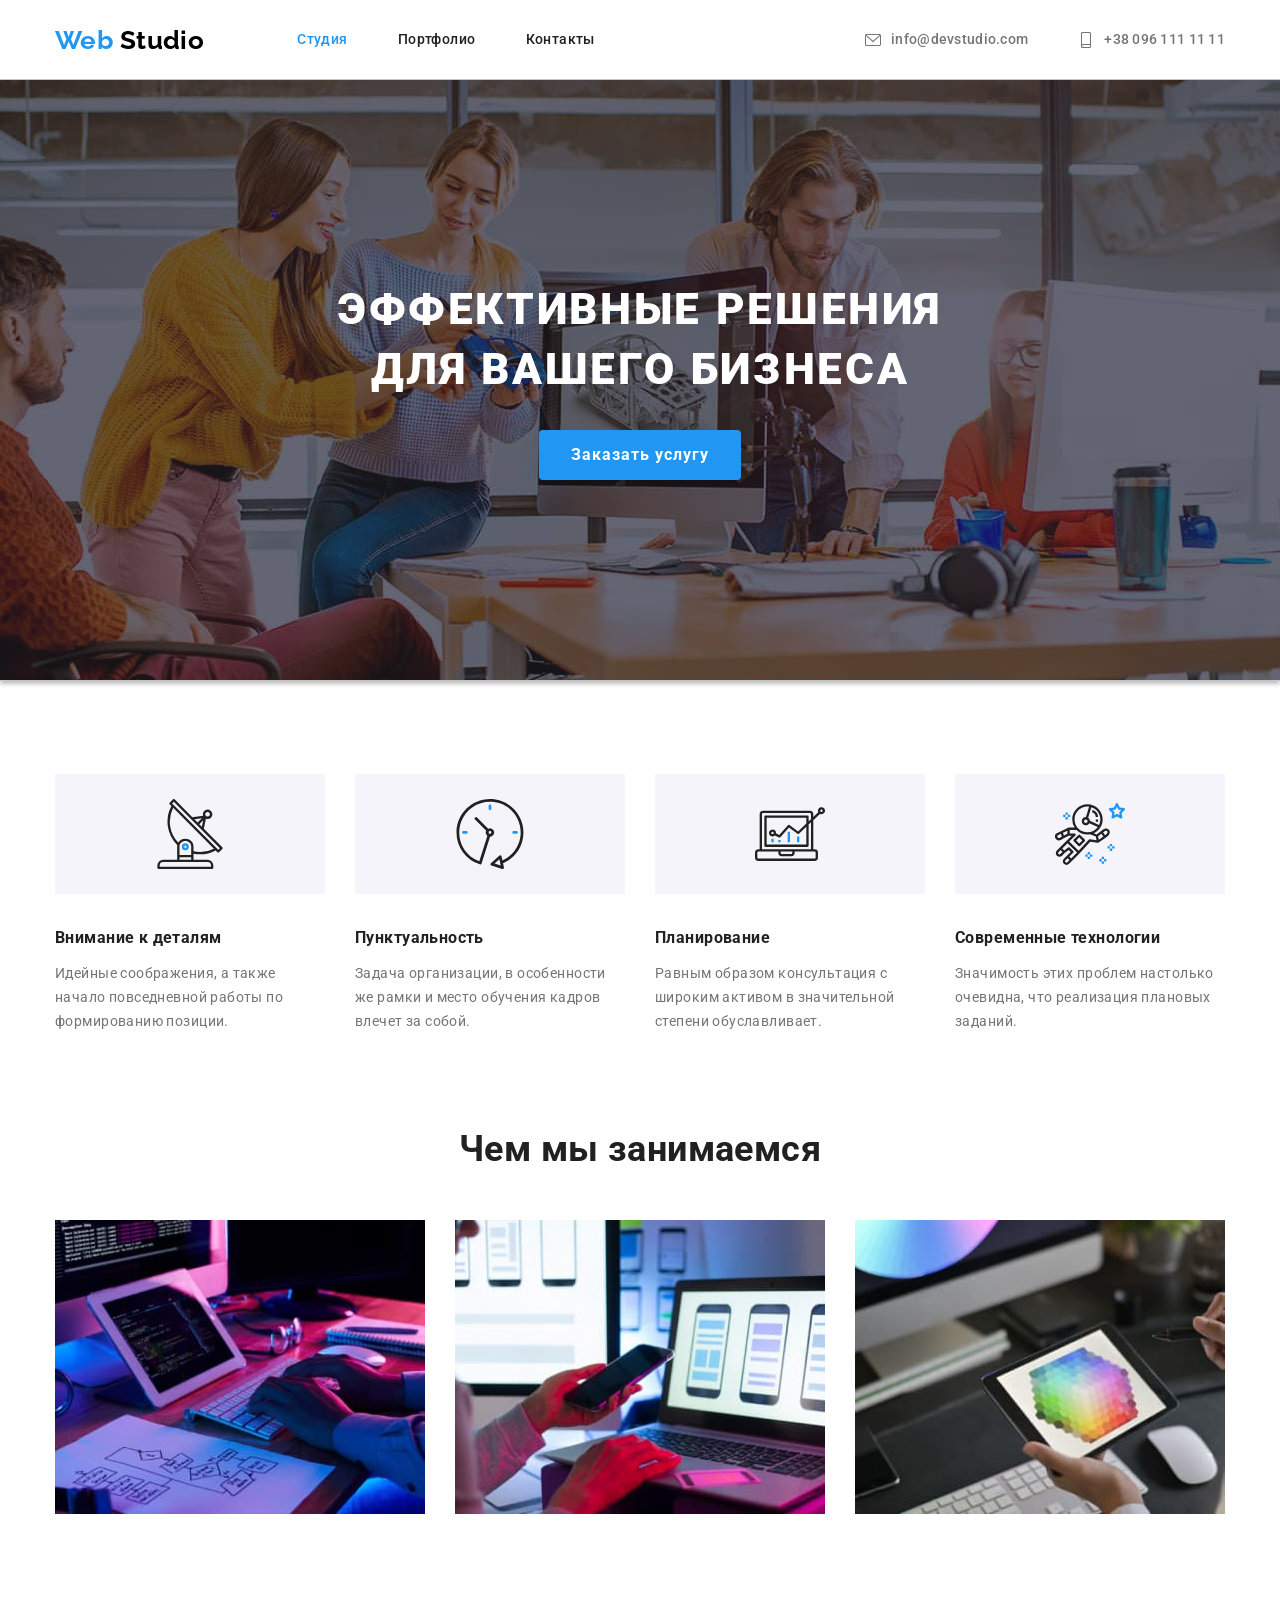
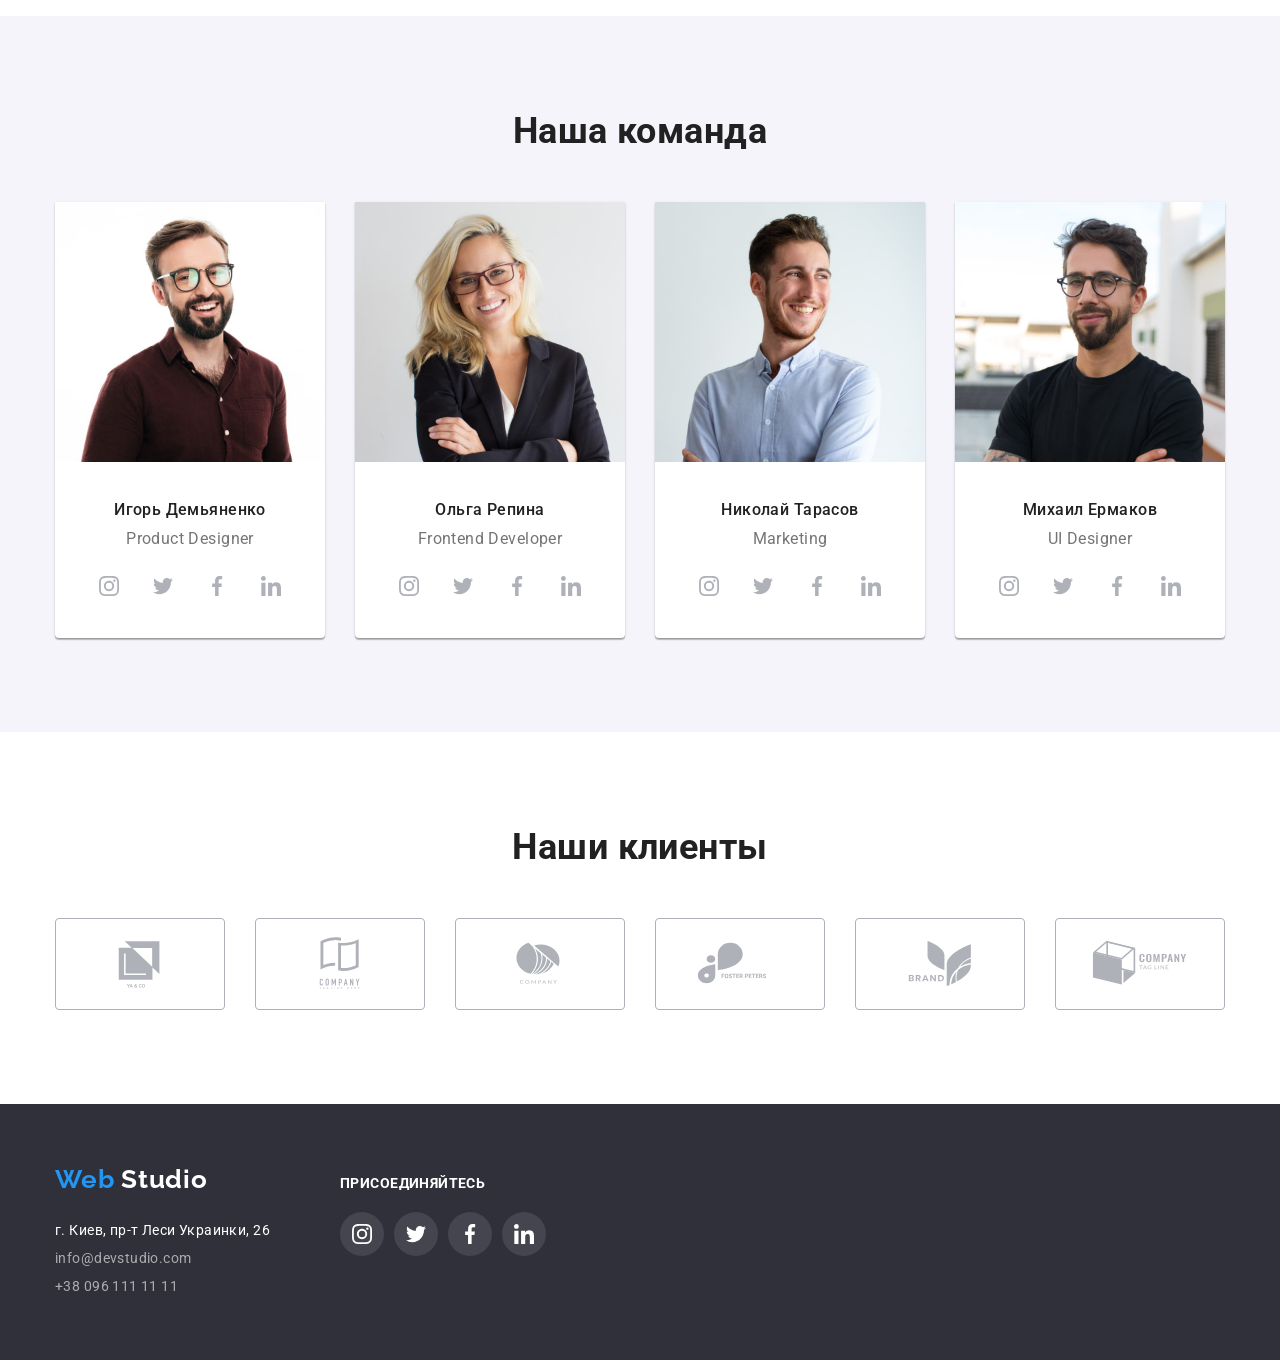
<file: index.html>
<!DOCTYPE html>
<html lang="ru">

<head>
    <meta charset="UTF-8">
    <meta http-equiv="X-UA-Compatible" content="IE=edge">
    <meta name="viewport" content="width=device-width, initial-scale=1.0">
    <title>Project-1 WebStudio</title>
    <link
        href="https://fonts.googleapis.com/css2?family=Raleway:wght@700&family=Roboto:wght@400;500;700;900&display=swap"
        rel="stylesheet">
    <link rel="stylesheet"
        href="https://cdnjs.cloudflare.com/ajax/libs/modern-normalize/1.1.0/modern-normalize.min.css">
    <link rel="stylesheet" href="./css/styles.css">
</head>

<body>
    <!--хидер-->
    <header class="header">
        <div class="header-text">
            <a class="logo link" href="/"> <span class="logo-accent">Web</span> Studio</a>
            <nav class="header-navigate">
                <ul class="header-list">
                    <li class="header-item">
                        <a class="header-nav link active" href="./index.html">Студия</a>
                    </li>
                    <li class="header-item">
                        <a class="header-nav link" href="./portfolio.html">Портфолио</a>
                    </li>
                    <li class="header-item">
                        <a class="header-nav link" href="">Контакты</a>
                    </li>
                </ul>
            </nav>
            <ul class="header-contacts">
                <li class="header-contacts-item">

                    <a class="contacts-item link" href="mailto:info@devstudio.com">
                        <svg class="icon-nav" width="16" height="12">
                            <use href="./images/sprite.svg#icon-envelope-hover"></use>
                        </svg>
                        info@devstudio.com</a>
                </li>
                <li class="header-contacts-item">
                    <a class="contacts-item link" href="tel:+380961111111">
                        <svg class="icon-nav" width="10" height="16">
                            <use href="./images/sprite.svg#icon-smartphone"></use>
                        </svg>
                        +38 096 111 11 11</a>
                </li>
            </ul>
        </div>

    </header>
    <main>

        <!--хироу-->

        <section class="heroes">
            <h1 class="main-title">Эффективные решения <br> для вашего бизнеса </h1>
            <button class="button-order" type="button">Заказать услугу</button>
        </section>

        <!--особенности-->

        <section class="why">
            <div class="container">
                <h2 hidden>Особенности</h2>
                <ul class="why-list">
                    <li class="why-item">
                        <div class="box-why">
                        <svg class="icon-why" width="70" height="70">
                            <use href="./images/sprite.svg#icon-antenna"></use>
                        </svg>
                        </div>
                        <h3 class="why-title">Внимание к деталям</h3>
                        <p class="why-description">Идейные соображения, а также начало повседневной работы по
                            формированию позиции.</p>
                    </li>
                    <li class="why-item">
                        <div class="box-why">
                        <svg class="icon-why" width="70" height="70">
                            <use href="./images/sprite.svg#icon-clock"></use>
                        </svg>
                        </div>
                        <h3 class="why-title">Пунктуальность</h3>
                        <p class="why-description">Задача организации, в особенности же рамки и место обучения кадров
                            влечет за собой.
                        </p>
                    </li>
                    <li class="why-item">
                        <div class="box-why">
                        <svg class="icon-why" width="70" height="70">
                            <use href="./images/sprite.svg#icon-diagram"></use>
                        </svg>
                        </div>
                        <h3 class="why-title">Планирование</h3>
                        <p class="why-description">Равным образом консультация с широким активом в значительной степени
                            обуславливает.
                        </p>
                    </li>
                    <li class="why-item">
                        <div class="box-why">
                        <svg class="icon-why" width="70" height="70">
                            <use href="./images/sprite.svg#icon-astronaut"></use>
                        </svg>
                        </div>
                        <h3 class="why-title">Современные технологии</h3>
                        <p class="why-description">Значимость этих проблем настолько очевидна, что реализация плановых
                            заданий.</p>
                    </li>
                </ul>
            </div>

        </section>

        <!--Чем мы занимаемся-->

        <section class="doing">
            <div class="container">
                <h2 class="doing-title">Чем мы занимаемся</h2>
                <ul class="doing-list">
                    <li class="doing-item"><img src="./images/doing/do-1.jpg" alt="Компьютер" width="370"
                            height="294" /> </li>
                    <li class="doing-item"><img src="./images/doing/do-2.jpg" alt="Телефон" width="370" height="294" />
                    </li>
                    <li class="doing-item"><img src="./images/doing/do-3.jpg" alt="Планшет" width="370" height="294" />
                    </li>
                </ul>
            </div>
        </section>

        <!--Наша команда-->

        <section class="team">
            <div class="container">
                <h2 class="team-title">Наша команда</h2>
                <ul class="team-list">
                    <li class="team-item">
                        <img src="./images/team/kommand-1.jpg" alt="Игорь Демьяненко" width="270" height="260" />
                        <div class="team-box">
                            <h3 class="team-name">Игорь Демьяненко</h3>
                            <p class="team-work" lang="en">Product Designer</p>

                            <ul class="team-box-icon">
                                <li class="team-box-item">
                                    <a class="team-box-link" href="">
                                        <svg class="icon-team" width="20" height="20">
                                            <use href="./images/sprite.svg#icon-instagram"></use>
                                        </svg>
                                    </a>
                                </li>
                            
                                <li class="team-box-item">
                                    <a class="team-box-link" href="">
                                        <svg class="icon-team" width="20" height="20">
                                            <use href="./images/sprite.svg#icon-twitter"></use>
                                        </svg>
                                    </a>
                                </li>
                            
                                <li class="team-box-item">
                                    <a class="team-box-link" href="">
                                        <svg class="icon-team" width="20" height="20">
                                            <use href="./images/sprite.svg#icon-facebook"></use>
                                        </svg>
                                    </a>
                                </li>
                            
                                <li class="team-box-item">
                                    <a class="team-box-link" href="">
                                        <svg class="icon-team" width="20" height="20">
                                            <use href="./images/sprite.svg#icon-linkedin"></use>
                                        </svg>
                                    </a>
                                </li>
                            </ul>
                        </div>                       

                        
                    </li>
                    <li class="team-item">
                        <img src="./images/team/kommand-2.jpg" alt="Ольга Репина" width="270" height="260" />
                        <div class="team-box">
                            <h3 class="team-name">Ольга Репина</h3>
                            <p class="team-work" lang="en">Frontend Developer</p>

                            <ul class="team-box-icon">
                                <li class="team-box-item">
                                    <a class="team-box-link" href="">
                                        <svg class="icon-team" width="20" height="20">
                                            <use href="./images/sprite.svg#icon-instagram"></use>
                                        </svg>
                                    </a>
                                </li>
                            
                                <li class="team-box-item">
                                    <a class="team-box-link" href="">
                                        <svg class="icon-team" width="20" height="20">
                                            <use href="./images/sprite.svg#icon-twitter"></use>
                                        </svg>
                                    </a>
                                </li>
                            
                                <li class="team-box-item">
                                    <a class="team-box-link" href="">
                                        <svg class="icon-team" width="20" height="20">
                                            <use href="./images/sprite.svg#icon-facebook"></use>
                                        </svg>
                                    </a>
                                </li>
                            
                                <li class="team-box-item">
                                    <a class="team-box-link" href="">
                                        <svg class="icon-team" width="20" height="20">
                                            <use href="./images/sprite.svg#icon-linkedin"></use>
                                        </svg>
                                    </a>
                                </li>
                            </ul>
                        </div>
                    </li>

                    <li class="team-item">
                        <img src="./images/team/kommand-3.jpg" alt="Николай Тарасов" width="270" height="260" />
                        <div class="team-box">
                            <h3 class="team-name">Николай Тарасов</h3>
                            <p class="team-work" lang="en">Marketing</p>

                            <ul class="team-box-icon">
                                <li class="team-box-item">
                                    <a class="team-box-link" href="">
                                        <svg class="icon-team" width="20" height="20">
                                            <use href="./images/sprite.svg#icon-instagram"></use>
                                        </svg>
                                    </a>
                                </li>
                            
                                <li class="team-box-item">
                                    <a class="team-box-link" href="">
                                        <svg class="icon-team" width="20" height="20">
                                            <use href="./images/sprite.svg#icon-twitter"></use>
                                        </svg>
                                    </a>
                                </li>
                            
                                <li class="team-box-item">
                                    <a class="team-box-link" href="">
                                        <svg class="icon-team" width="20" height="20">
                                            <use href="./images/sprite.svg#icon-facebook"></use>
                                        </svg>
                                    </a>
                                </li>
                            
                                <li class="team-box-item">
                                    <a class="team-box-link" href="">
                                        <svg class="icon-team" width="20" height="20">
                                            <use href="./images/sprite.svg#icon-linkedin"></use>
                                        </svg>
                                    </a>
                                </li>
                            </ul>
                        </div>

                        
                    </li>

                    <li class="team-item">
                        <img src="./images/team/kommand-4.jpg" alt="Михаил Ермаков" width="270" height="260" />
                        <div class="team-box">
                            <h3 class="team-name">Михаил Ермаков</h3>
                            <p class="team-work" lang="en">UI Designer</p>

                            <ul class="team-box-icon">
                                <li class="team-box-item">
                                    <a class="team-box-link" href="">
                                        <svg class="icon-team" width="20" height="20">
                                            <use href="./images/sprite.svg#icon-instagram"></use>
                                        </svg>
                                    </a>
                                </li>
                            
                                <li class="team-box-item">
                                    <a class="team-box-link" href="">
                                        <svg class="icon-team" width="20" height="20">
                                            <use href="./images/sprite.svg#icon-twitter"></use>
                                        </svg>
                                    </a>
                                </li>
                            
                                <li class="team-box-item">
                                    <a class="team-box-link" href="">
                                        <svg class="icon-team" width="20" height="20">
                                            <use href="./images/sprite.svg#icon-facebook"></use>
                                        </svg>
                                    </a>
                                </li>
                            
                                <li class="team-box-item">
                                    <a class="team-box-link" href="">
                                        <svg class="icon-team" width="20" height="20">
                                            <use href="./images/sprite.svg#icon-linkedin"></use>
                                        </svg>
                                    </a>
                                </li>
                            </ul>
                        </div>

                        
                    </li>
                </ul>
            </div>
        </section>
    </main>

    <!--Постоянные клиенты-->

    <section class="clients">
        <div class="container">
            <h2 class="clients-title">Наши клиенты</h2>
            <ul class="clients-list">

                <li class="clients-item">
                    
                    <a class="clients-link" href="">
                        <svg class="icon-clients" width="106" height="60">
                            <use href="./images/sprite.svg#icon-company-1"></use>
                        </svg>
                    </a>
                    
                </li>

                <li class="clients-item">
                    
                        <a class="clients-link" href="">
                            <svg class="icon-clients" width="106" height="60">
                                <use href="./images/sprite.svg#icon-company-2"></use>
                            </svg>
                        </a>
                    
                </li>

                <li class="clients-item">
                    
                        <a class="clients-link" href="">
                            <svg class="icon-clients" width="106" height="60">
                                <use href="./images/sprite.svg#icon-company-3"></use>
                            </svg>
                        </a>
                    
                </li>

                <li class="clients-item">
                    
                        <a class="clients-link" href="">
                            <svg class="icon-clients" width="106" height="60">
                                <use href="./images/sprite.svg#icon-company-4"></use>
                            </svg>
                        </a>
                   
                </li>

                <li class="clients-item">
                        <a class="clients-link" href="">
                            <svg class="icon-clients" width="106" height="60">
                                <use href="./images/sprite.svg#icon-company-5"></use>
                            </svg>
                        </a>
                </li>

                <li class="clients-item">
                        <a class="clients-link" href="">
                            <svg class="icon-clients" width="106" height="60">
                                <use href="./images/sprite.svg#icon-company-6"></use>
                            </svg>
                        </a>
                </li>

            </ul>
        </div>


    </section>

    <!--подвал-->

    <footer class="footer">
        <div class="container footer-box">
            
            <div class="footer-left">
                <a class="logo-footer link" href="/"> <span class="logo-accent">Web</span> Studio</a>
                <address class="footer-addres">
                    <ul class="footer-list">
                        <li class="footer-item"><a class="address-item-map link"
                            href="https://goo.gl/maps/FX2oiXXjCfkCqvJg9" target="_blank" rel="noopener noreferrer">г.
                            Киев,
                            пр-т Леси Украинки, 26</a></li>
                    <li class="footer-item"><a class="address-item link"
                            href="mailto:info@devstudio.com">info@devstudio.com</a></li>
                    <li class="footer-item"><a class="address-item link" href="tel:+380961111111">+38 096 111 11 11</a>
                    </li>
                </ul>
                </address>
            </div>     

            <div class="footer-right">
                <h3 class="footer-right-title">присоединяйтесь</h3>
                <ul class="footer-network">
                    <li class="network-item">
                        <a class="network-link" href="">
                            <svg class="icon-network" width="20" height="20">
                                <use href="./images/sprite.svg#icon-instagram"></use>
                            </svg>
                        </a>
                    </li>

                    <li class="network-item">
                        <a class="network-link" href="">
                            <svg class="icon-network" width="20" height="20">
                                <use href="./images/sprite.svg#icon-twitter"></use>
                            </svg>
                        </a>
                    </li>

                    <li class="network-item">
                        <a class="network-link" href="">
                            <svg class="icon-network" width="20" height="20">
                                <use href="./images/sprite.svg#icon-facebook"></use>
                            </svg>
                        </a>
                    </li>

                    <li class="network-item">
                        <a class="network-link" href="">
                            <svg class="icon-network" width="20" height="20">
                                <use href="./images/sprite.svg#icon-linkedin"></use>
                            </svg>
                        </a>
                    </li>

                </ul>


            </div>
        </div>
    </footer>
</body>

</html>
</file>
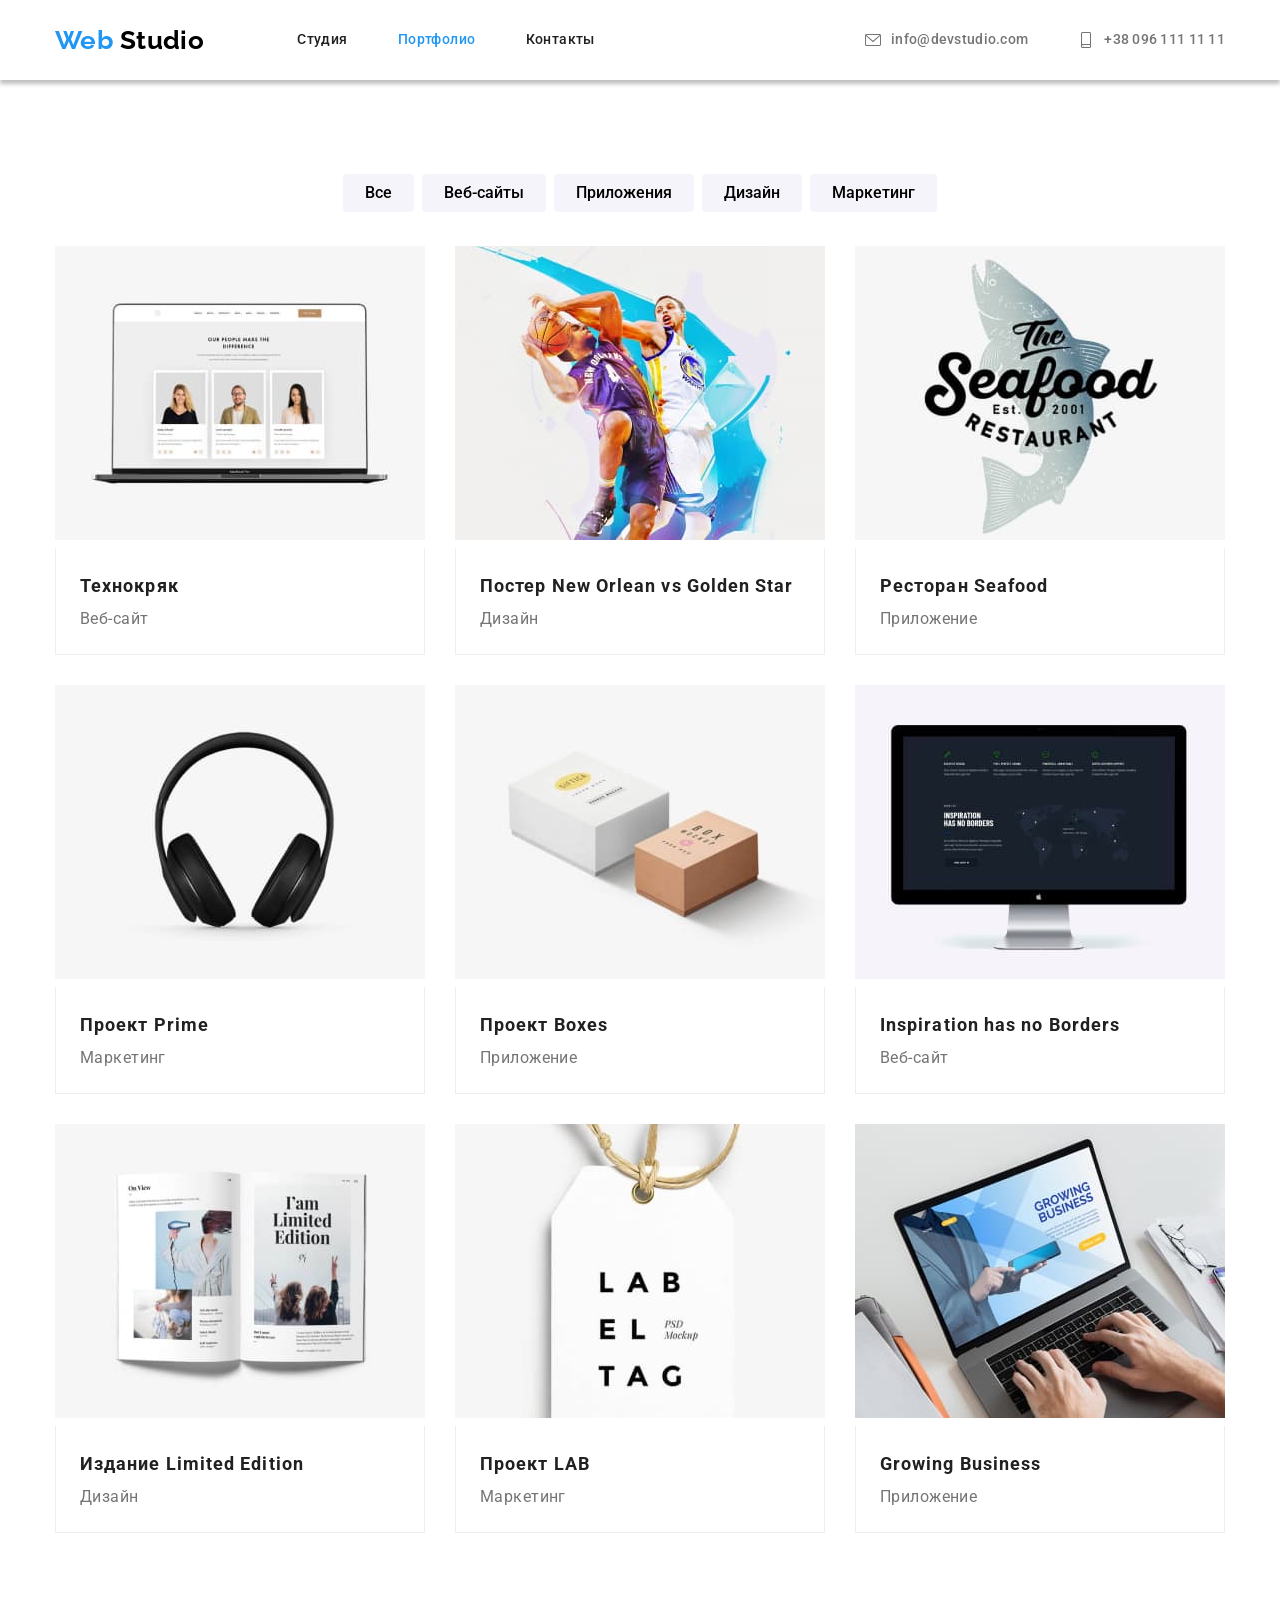
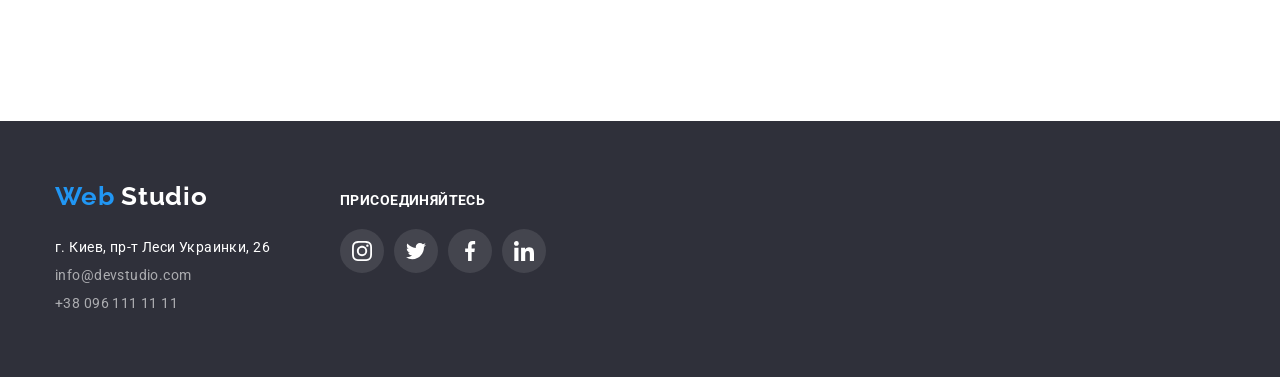
<file: portfolio.html>
<!DOCTYPE html>
<html lang="ru">

<head>
    <meta charset="UTF-8">
    <meta http-equiv="X-UA-Compatible" content="IE=edge">
    <meta name="viewport" content="width=device-width, initial-scale=1.0">
    <title>Project-1 WebStudio</title>
    <link rel="stylesheet" href="https://cdnjs.cloudflare.com/ajax/libs/modern-normalize/1.1.0/modern-normalize.min.css">
    <link href="https://fonts.googleapis.com/css2?family=Raleway:wght@700&family=Roboto:wght@400;500;700;900&display=swap"
        rel="stylesheet">
        <link rel="stylesheet" href="./css/styles.css">
</head>

<body>
<!--хидер-->
<header class="header">
    <div class="header-text">
        <a class="logo link" href="/"> <span class="logo-accent">Web</span> Studio</a>
        <nav class="header-navigate"></nav>
            <ul class="header-list">
                <li class="header-item">
                    <a class="header-nav link" href="./index.html">Студия</a>
                </li>
                <li class="header-item">
                    <a class="header-nav link active" href="./portfolio.html">Портфолио</a>
                </li>
                <li class="header-item">
                    <a class="header-nav link" href="">Контакты</a>
                </li>
            </ul>
        </nav>

        <ul class="header-contacts">
            <li class="header-contacts-item">
        
                <a class="contacts-item link" href="mailto:info@devstudio.com">
                    <svg class="icon-nav" width="16" height="12">
                        <use href="./images/sprite.svg#icon-envelope-hover"></use>
                    </svg>
                    info@devstudio.com</a>
            </li>
            <li class="header-contacts-item">
                <a class="contacts-item link" href="tel:+380961111111">
                    <svg class="icon-nav" width="10" height="16">
                        <use href="./images/sprite.svg#icon-smartphone"></use>
                    </svg>
                    +38 096 111 11 11</a>
            </li>
        </ul>
    </div>

</header>
    <main>
<section class="portfolio">
    <div class="container">
<h1 hidden>Портфолио</h1>
    
        <ul class="portfolio-nav-list">
            <li class="portfolio-nav-item">
                <button class="portfolio-nav-button" type="button">Все</button>
            </li>
            <li class="portfolio-nav-item">
                <button class="portfolio-nav-button" type="button">Веб-сайты</button>
            </li>
            <li class="portfolio-nav-item">
                <button class="portfolio-nav-button" type="button">Приложения</button>
            </li>
            <li class="portfolio-nav-item">
                <button class="portfolio-nav-button" type="button">Дизайн</button>
            </li>
            <li class="portfolio-nav-item">
                <button class="portfolio-nav-button" type="button">Маркетинг</button>
            </li> 
        </ul>
    
    
        <ul class="projects-list">
            <li class="project-item">
                <img class="project-foto" src="./images/portfolio/web-tehnokryak.jpg" alt="Веб сайт Технокряк" width="370" height="294">
                <div class="project-name">
                    <h3 class="project-title">Технокряк</h3>
                    <p class="project-type">Веб-сайт</p>
                </div>
            </li>
            <li class="project-item">
                <img class="project-foto" src="./images/portfolio/poster-basketball.jpg" alt="Баскетбол" width="370" height="294">
                <div class="project-name">
                    <h3 class="project-title">Постер New Orlean vs Golden Star</h3>
                    <p class="project-type">Дизайн</p>
                </div>
            </li>
            <li class="project-item">        
                <img class="project-foto" src="./images/portfolio/app-seafood.jpg" alt="Лого ресторана" width="370" height="294">
                <div class="project-name">
                    <h3 class="project-title">Ресторан Seafood</h3>
                    <p class="project-type">Приложение</p>
                </div>
            </li>
            <li class="project-item">
                <img class="project-foto" src="./images/portfolio/marketing-prime.jpg" alt="Наушники" width="370" height="294">
                <div class="project-name">
                    <h3 class="project-title">Проект Prime</h3>
                    <p class="project-type">Маркетинг</p>
                </div>
            </li>
            <li class="project-item">
                <img class="project-foto" src="./images/portfolio/app-boxes.jpg" alt="Коробки" width="370" height="294">
                <div class="project-name">
                <h3 class="project-title">Проект Boxes</h3>
                <p class="project-type">Приложение</p>
                </div>
            </li>
            <li class="project-item">
                <img class="project-foto" src="./images/portfolio/web-inspiration.jpg" alt="Компьютер" width="370" height="294">
                <div class="project-name">
                <h3 class="project-title">Inspiration has no Borders</h3>
                <p class="project-type">Веб-сайт</p>
                </div>
            </li>
            <li class="project-item">
                <img class="project-foto" src="./images/portfolio/design-limited.jpg" alt="Книга" width="370" height="294">
                <div class="project-name">
                <h3 class="project-title">Издание Limited Edition</h3>
                <p class="project-type">Дизайн</p>
                </div>
            </li>
            <li class="project-item">
                <img class="project-foto" src="./images/portfolio/marketing-lab.jpg" alt="Бирка" width="370" height="294">
                <div class="project-name">
                <h3 class="project-title">Проект LAB</h3>
                <p class="project-type">Маркетинг</p>
                </div>
            </li>
            <li class="project-item">
                <img class="project-foto" src="./images/portfolio/app-business.jpg" alt="Ноутбук" width="370" height="294">
                <div class="project-name">
                <h3 class="project-title">Growing Business</h3>
                <p class="project-type">Приложение</p>
                </div>
            </li>
        </ul>
    
    </div>
</section>
    </main>

<!--подвал-->

<footer class="footer">
    <div class="container">
        <div class="footer-box">
            <div class="footer-left">
                <a class="logo-footer link" href="/"> <span class="logo-accent">Web</span> Studio</a>
                <address class="footer-addres">
                    <ul class="footer-list">
                        <li class="footer-item"><a class="address-item-map link"
                                href="https://goo.gl/maps/FX2oiXXjCfkCqvJg9" target="_blank"
                                rel="noopener noreferrer">г.
                                Киев,
                                пр-т Леси Украинки, 26</a></li>
                        <li class="footer-item"><a class="address-item link"
                                href="mailto:info@devstudio.com">info@devstudio.com</a></li>
                        <li class="footer-item"><a class="address-item link" href="tel:+380961111111">+38 096 111 11
                                11</a>
                        </li>
                    </ul>
                </address>
            </div>

            <div class="footer-right">
                <h2 hidden>Соцсети</h2>
                <h3 class="footer-right-title">присоединяйтесь</h3>
                <ul class="footer-network">
                    <li class="network-item">
                        <a class="network-link" href="">
                            <svg class="icon-network" width="20" height="20">
                                <use href="./images/sprite.svg#icon-instagram"></use>
                            </svg>
                        </a>
                    </li>

                    <li class="network-item">
                        <a class="network-link" href="">
                            <svg class="icon-network" width="20" height="20">
                                <use href="./images/sprite.svg#icon-twitter"></use>
                            </svg>
                        </a>
                    </li>

                    <li class="network-item">
                        <a class="network-link" href="">
                            <svg class="icon-network" width="20" height="20">
                                <use href="./images/sprite.svg#icon-facebook"></use>
                            </svg>
                        </a>
                    </li>

                    <li class="network-item">
                        <a class="network-link" href="">
                            <svg class="icon-network" width="20" height="20">
                                <use href="./images/sprite.svg#icon-linkedin"></use>
                            </svg>
                        </a>
                    </li>

                </ul>


            </div>
        </div>
    </div>
</footer>
    </body>
    
    </html>
</file>
<file: css/styles.css>
/* цвет текста основной #212121
цвет текста вторичный rgba(117, 117, 117, 1)
Цвет акцента #2196F3
#FFFFFF 
цвет фона #E5E5E5
цвет фона вторичный #2F303A

*/
:root {
  --primary-text-color: rgba(117, 117, 117, 1);
  --title-text-color: #212121;
  --accent-color: #2196f3;
}

body {
  font-family: 'Roboto', sans-serif;
  font-weight: normal;
  font-size: 14px;
  line-height: 1.71;
  letter-spacing: 0.03em;
  color: var(--primary-text-color);
}

.container {
  width: 1200px;
  padding-left: 15px;
  padding-right: 15px;
  margin-left: auto;
  margin-right: auto;
}

h1,
h2,
h3,
h4 {
  color: var(--title-text-color);
  margin: 0;
  padding: 0;
}

p {
  margin: 0;
  padding: 0;
}

ul {
  list-style: none;
  margin: 0;
  padding: 0;
}

.link {
  text-decoration: none;
  color: var(--title-text-color);
}

/*-------------- header------------ */

.header {
  box-shadow: 0px 4px 4px rgba(0, 0, 0, 0.25);
}

.header-text {
  display: flex;
  align-items: center;
  width: 1200px;
  padding-left: 15px;
  padding-right: 15px;
  margin-left: auto;
  margin-right: auto;
}

/*-------------- logo------------ */

.logo {
  font-family: 'Raleway';
  font-weight: bold;
  font-size: 26px;
  line-height: 1.19;
  color: #000000;

  margin-right: 93px;
}

.logo:hover,
.logo:focus {
  color: var(--accent-color);
}

.logo-accent {
  color: var(--accent-color);
}

/*------------- header navigate----------- */

.header-list,
.header-contacts {
  display: flex;
}

.header-item {
  font-weight: 500;
  font-size: 14px;
  line-height: 1.14;

  display: block;
}
.header-nav {
  padding-top: 32px;
  padding-bottom: 32px;

  display: block;
}

.header-nav:hover,
.header-nav:focus {
  color: var(--accent-color);
}
.header-contacts {
  margin-left: auto;
}

.header-contacts-item:not(:last-child),
.header-item:not(:last-child) {
  margin-right: 50px;
}

.header-contacts-item {
  ont-weight: 500;
  font-size: 14px;
  line-height: 1.14;
  letter-spacing: 0.02em;
  color: var(--primary-text-color);

  align-items: center;
}

.contacts-item {
  font-weight: 500;
  font-size: 14px;
  line-height: 1.14;
  letter-spacing: 0.02em;
  color: var(--primary-text-color);
  display: block;

  padding-top: 32px;
  padding-bottom: 32px;
  width: 100%;
  height: 100%;

  display: flex;
}

.contacts-item:hover,
.contacts-item:focus {
  color: var(--accent-color);
}

.icon-nav {
  fill: #757575;
  margin-right: 10px;
  justify-content: center;
  align-items: center;

  width: 16px;
  height: 16px;
  object-fit: contain;

  display: block;
  padding: 0;
  margin-top: auto;
  margin-bottom: auto;
}

.contacts-item:hover > .icon-nav,
.contacts-item:focus > .icon-nav {
  fill: var(--accent-color);
}

/* .icon-nav:hover,
.icon-nav:focus {
  fill: var(--accent-color);
} */

/*----------------- heroes--------------- */
.heroes {
  background-image: linear-gradient(
      rgba(47, 48, 58, 0.4),
      rgba(47, 48, 58, 0.4)
    ),
    url(../images/heroes/heroes.jpg);
  max-width: 1600px;
  margin-left: auto;
  margin-right: auto;
  outline: 1px solid #c4c4c4;
  background-size: cover;
  background-repeat: no-repeat;
  height: 600px;
  background-color: #424242;
  background-position: center;
  box-shadow: 0px 4px 4px rgba(0, 0, 0, 0.25);

  color: #ffffff;
  text-align: center;

  padding-top: 200px;
  padding-bottom: 200px;
}
.main-title {
  color: #ffffff;
  font-weight: 900;
  font-size: 44px;
  line-height: 1.36;
  letter-spacing: 0.06em;
  text-transform: uppercase;

  margin: 0;
  padding: 0;
}

.button-order {
  display: inline-block;

  margin-top: 30px;
  padding: 10px 32px;
  border-radius: 4px;
  box-shadow: 0px 4px 4px rgba(0, 0, 0, 0.15);
  border: 0;

  font-family: inherit;
  font-weight: bold;
  font-size: 16px;
  line-height: 1.88;
  letter-spacing: 0.06em;
  color: #ffffff;
  background-color: var(--accent-color);
  cursor: pointer;
}

/*----------------- Why ----------------- */

.why {
  padding-top: 94px;
  padding-bottom: 94px;
}

.why-list {
  display: flex;
  flex-basis: calc((100% - 60px) / 4);
}

.why-item {
  width: 270px;
}

.why-item:not(:last-child) {
  margin-right: 30px;
}

.box-why {
  width: 270px;
  height: 120px;
  background-color: #f5f4fa;
  margin-bottom: 30px;

  display: flex;
  justify-content: center;
  align-items: center;
}

.why-description {
  margin-top: 10px;
  margin-bottom: 0;
}

/*----------- Чем мы занимаемся,team ------------ */

.doing-title,
.team-title {
  font-weight: bold;
  font-size: 36px;
  line-height: 1.17;
  text-align: center;
}

.doing {
  padding-bottom: 94px;
}

.doing-list {
  display: flex;

  margin-top: 50px;
}

.doing-item:not(:last-child) {
  margin-right: 30px;
}
/*----------------- team------------------ */
.team {
  background-color: #f5f4fa;
  padding-top: 94px;
  padding-bottom: 94px;
}

.team-list {
  display: flex;
  justify-content: center;
  margin-top: 50px;
}

.team-item {
  background: #ffffff;

  box-shadow: 0px 1px 3px rgba(0, 0, 0, 0.12), 0px 1px 1px rgba(0, 0, 0, 0.14),
    0px 2px 1px rgba(0, 0, 0, 0.2);
  border-radius: 0px 0px 4px 4px;

  text-align: center;
  /* padding-bottom: 42px; */
}
.team-item:not(:last-child) {
  margin-right: 30px;
}

.team-box {
  padding-top: 30px;
  padding-bottom: 30px;
}

.team-box-icon {
  display: flex;
  justify-content: center;
  margin-top: 16px;
}

.team-box-link {
  fill: #afb1b8;
  display: flex;
  justify-content: center;
  align-items: center;
  width: 100%;
  height: 100%;
}

.team-box-item {
  width: 44px;
  height: 44px;
}

.team-box-item:not(:last-child) {
  margin-right: 10px;
}

.team-box-link:hover,
.team-box-link:focus {
  background-color: var(--accent-color);
  width: 44px;
  height: 44px;
  border-radius: 50%;
  fill: #ffffff;
}

.team-name {
  font-weight: 500;
  font-size: 16px;
  line-height: 1.19;
}

.team-work {
  font-size: 16px;
  line-height: 1.19;
  font-weight: normal;

  margin-top: 10px;
}

/*-------------- постоянные клиенты------------ */

.clients {
  padding-top: 94px;
  padding-bottom: 94px;
}

.clients-title {
  font-weight: bold;
  font-size: 36px;
  line-height: 1.17;
  text-align: center;
}

.clients-list {
  display: flex;
  justify-content: space-between;
  align-items: center;

  margin-top: 50px;
}

.clients-item {
  width: 170px;
  height: 92px;
}

.clients-link {
  width: 100%;
  height: 100%;
  border: 1px solid #afb1b8;
  border-radius: 4px;

  justify-content: center;
  align-items: center;
  display: flex;
}

.clients-link:hover .icon-clients,
.clients-link:focus .icon-clients {
  fill: var(--accent-color);
}

.clients-link:hover,
.clients-link:focus {
  border-color: var(--accent-color);
}

.icon-clients {
  fill: #afb1b8;
}

/*-------------- portfolio навигация------------ */
.header-list .active {
  color: var(--accent-color);
}

.portfolio {
  padding-top: 94px;
  padding-bottom: 94px;
}

.portfolio-nav-list {
  display: flex;
  justify-content: center;
}

.portfolio-nav-item:not(:last-child) {
  margin-right: 8px;
}

.portfolio-nav-button {
  background-color: #f5f4fa;
  cursor: pointer;
  font-weight: 500;
  font-size: 16px;
  line-height: 1.63;

  text-align: center;
  padding: 6px 22px;
  border-radius: 4px;
  border: 0;
}

.portfolio-nav-button:hover,
.portfolio-nav-button:focus {
  color: #ffffff;
  background-color: var(--accent-color);
  box-shadow: 0px 3px 1px rgba(0, 0, 0, 0.1), 0px 1px 2px rgba(0, 0, 0, 0.08),
    0px 2px 2px rgba(0, 0, 0, 0.12);
  border-radius: 4px;
}

/*-------------- portfolio проекты------------ */

.projects-list {
  display: flex;
  flex-wrap: wrap;
  flex-basis: calc((100% - 60px) / 3);

  margin: 0;
  padding: 0;

  margin-top: 34px;
  margin-bottom: 94px;
}

.project-item {
  margin-right: 30px;
  margin-bottom: 30px;

  background: #ffffff;
}

.project-item:focus,
.project-item:hover {
  box-sizing: border-box;
  box-shadow: 0px 1px 1px rgba(0, 0, 0, 0.12), 0px 4px 4px rgba(0, 0, 0, 0.06),
    1px 4px 6px rgba(0, 0, 0, 0.16);
}

.project-item:nth-child(3n) {
  margin-right: 0px;
}

.project-item:nth-last-child(-n + 3) {
  margin-bottom: 0px;
}

.project-name {
  padding: 20px 24px;

  border-right: 1px solid #eeeeee;
  border-bottom: 1px solid #eeeeee;
  border-left: 1px solid #eeeeee;
}

.project-title {
  font-weight: bold;
  font-size: 18px;
  line-height: 2;

  letter-spacing: 0.06em;
}
.project-type {
  font-size: 16px;
  line-height: 1.88;
  margin: 0;
}
/*----------------- footer--------------- */

footer {
  background-color: #2f303a;
  padding-top: 60px;
  padding-bottom: 60px;
}

.footer-box {
  display: flex;
  align-items: baseline;
}

.footer-left {
  margin-right: 70px;
}

.footer-addres {
  font-style: normal;

  margin-top: 20px;
}
.address-item {
  font-size: 14px;
  line-height: 2;
  letter-spacing: 0.03em;
  color: rgba(255, 255, 255, 0.6);
}
.address-item-map {
  font-size: 14px;
  line-height: 2;
  letter-spacing: 0.03em;
  color: #ffffff;
}
.logo-footer {
  color: #ffffff;
  font-family: 'Raleway';
  font-weight: bold;
  font-size: 26px;
  line-height: 1.19;
  letter-spacing: 0.03em;
}

.logo-footer:hover,
.logo-footer:focus {
  color: var(--accent-color);
}

.address-item-map:hover,
.address-item-map:focus {
  color: var(--accent-color);
}

.address-item.link:hover,
.address-item.link:focus {
  color: var(--accent-color);
}

.footer-right-title {
  font-weight: bold;
  font-size: 14px;
  line-height: 1.14;
  color: #ffffff;
  text-transform: uppercase;
}

.footer-network {
  display: flex;

  margin-top: 20px;
}

.network-link {
  display: flex;
  align-items: center;
  justify-content: center;

  background-color: rgba(255, 255, 255, 0.1);
  width: 44px;
  height: 44px;
  border-radius: 50%;
}

.network-item:not(:last-child) {
  margin-right: 10px;
}

.network-link:hover,
.network-link:focus {
  background-color: var(--accent-color);
}

.icon-network {
  fill: #ffffff;
}
</file>
